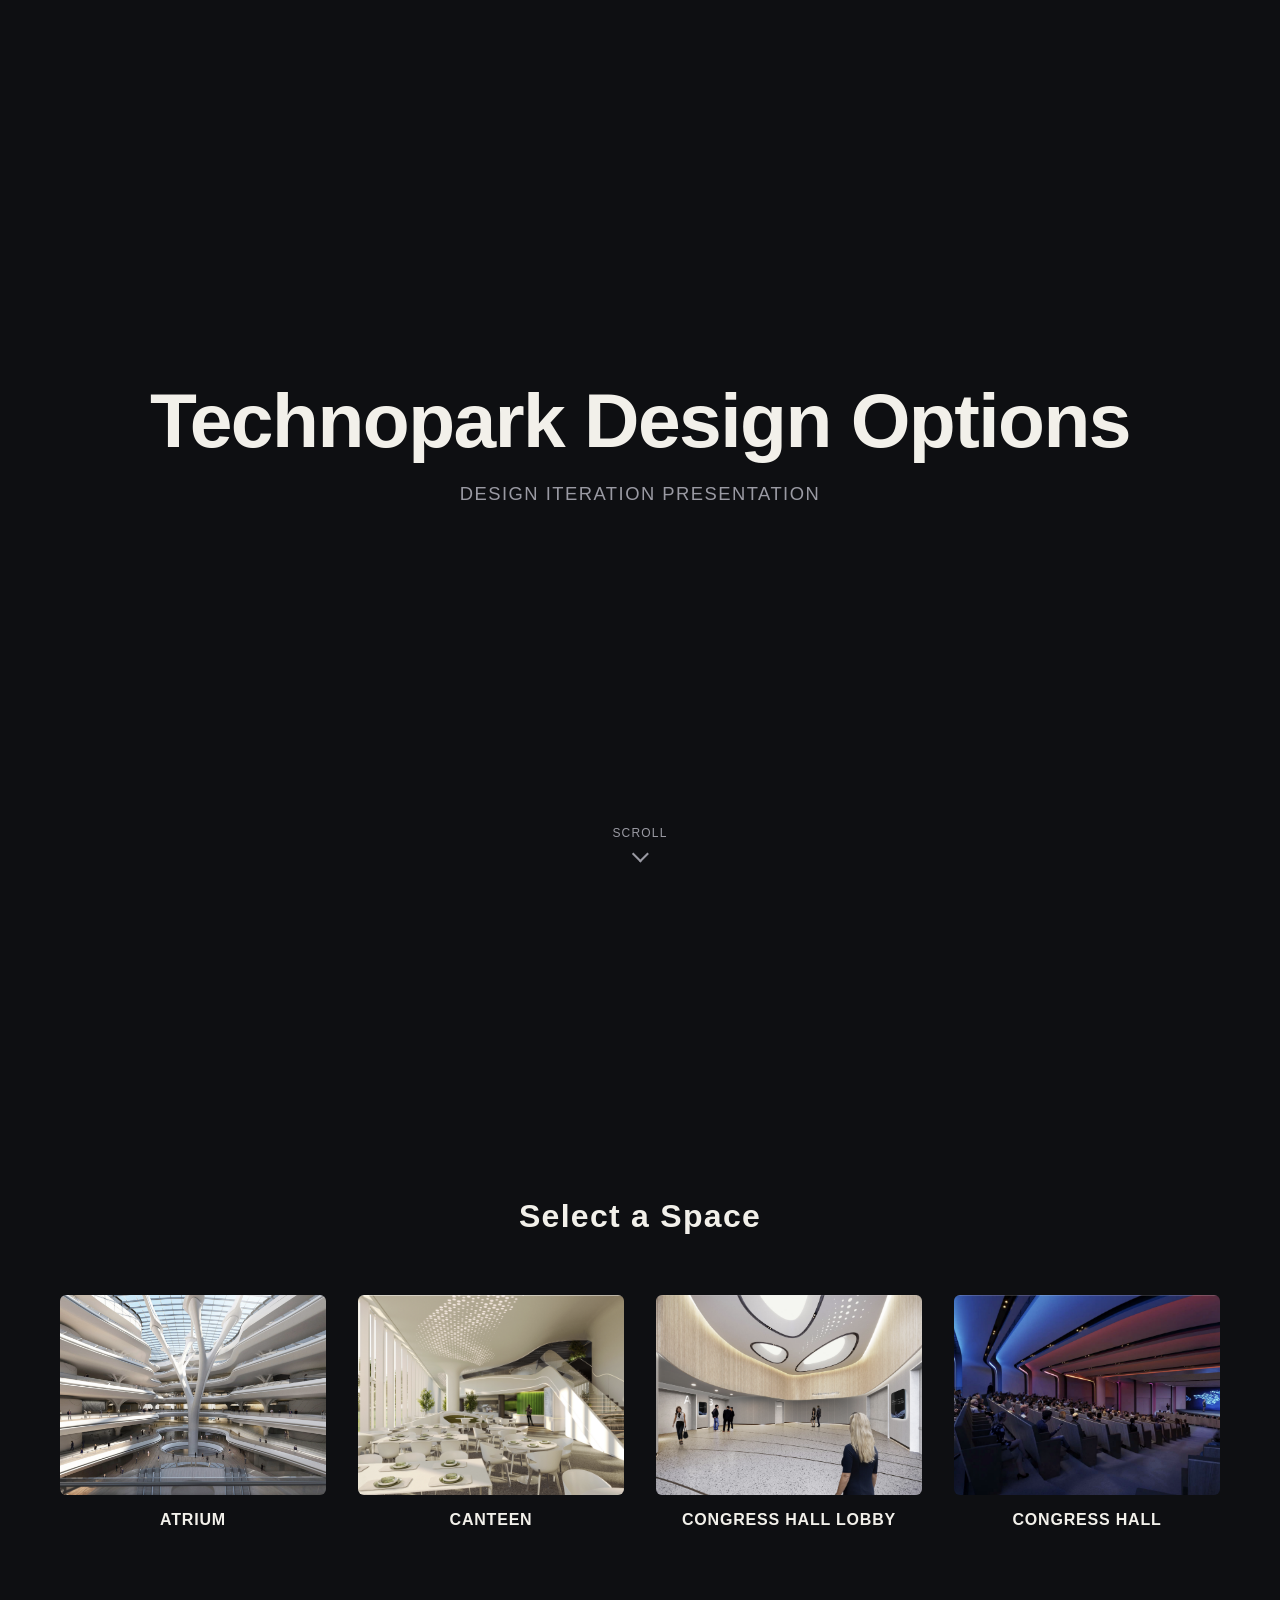
<file: index.html>
<!DOCTYPE html>
<html lang="en">
<head>
<meta charset="UTF-8" />
<meta name="viewport" content="width=device-width, initial-scale=1.0" />
<title>Technopark Design Options</title>
<link rel="stylesheet" href="css/style.css" />
</head>
<body>

<section class="cover slide">
  <h1>Technopark Design Options</h1>
  <p class="subtitle">Design Iteration Presentation</p>
  <a href="#menu" class="scroll-cue">
    <span>Scroll</span>
    <span class="arrow"></span>
  </a>
</section>

<section class="menu slide" id="menu">
  <h2>Select a Space</h2>
  <div class="menu-grid">

    <a class="menu-item" href="atrium.html">
      <div class="thumb"><img class="media-img" src="images/atrium-original.png" alt="Atrium" /></div>
      <span class="menu-label">Atrium</span>
    </a>

    <a class="menu-item" href="canteen.html">
      <div class="thumb"><img class="media-img" src="images/canteen-original.png" alt="Canteen" /></div>
      <span class="menu-label">Canteen</span>
    </a>

    <a class="menu-item" href="congress-hall-lobby.html">
      <div class="thumb"><img class="media-img" src="images/congress-hall-lobby-original.png" alt="Congress Hall Lobby" /></div>
      <span class="menu-label">Congress Hall Lobby</span>
    </a>

    <a class="menu-item" href="congress-hall.html">
      <div class="thumb"><img class="media-img" src="images/congress-hall-original.png" alt="Congress Hall" /></div>
      <span class="menu-label">Congress Hall</span>
    </a>

  </div>
</section>

<script src="js/script.js"></script>
</body>
</html>
</file>
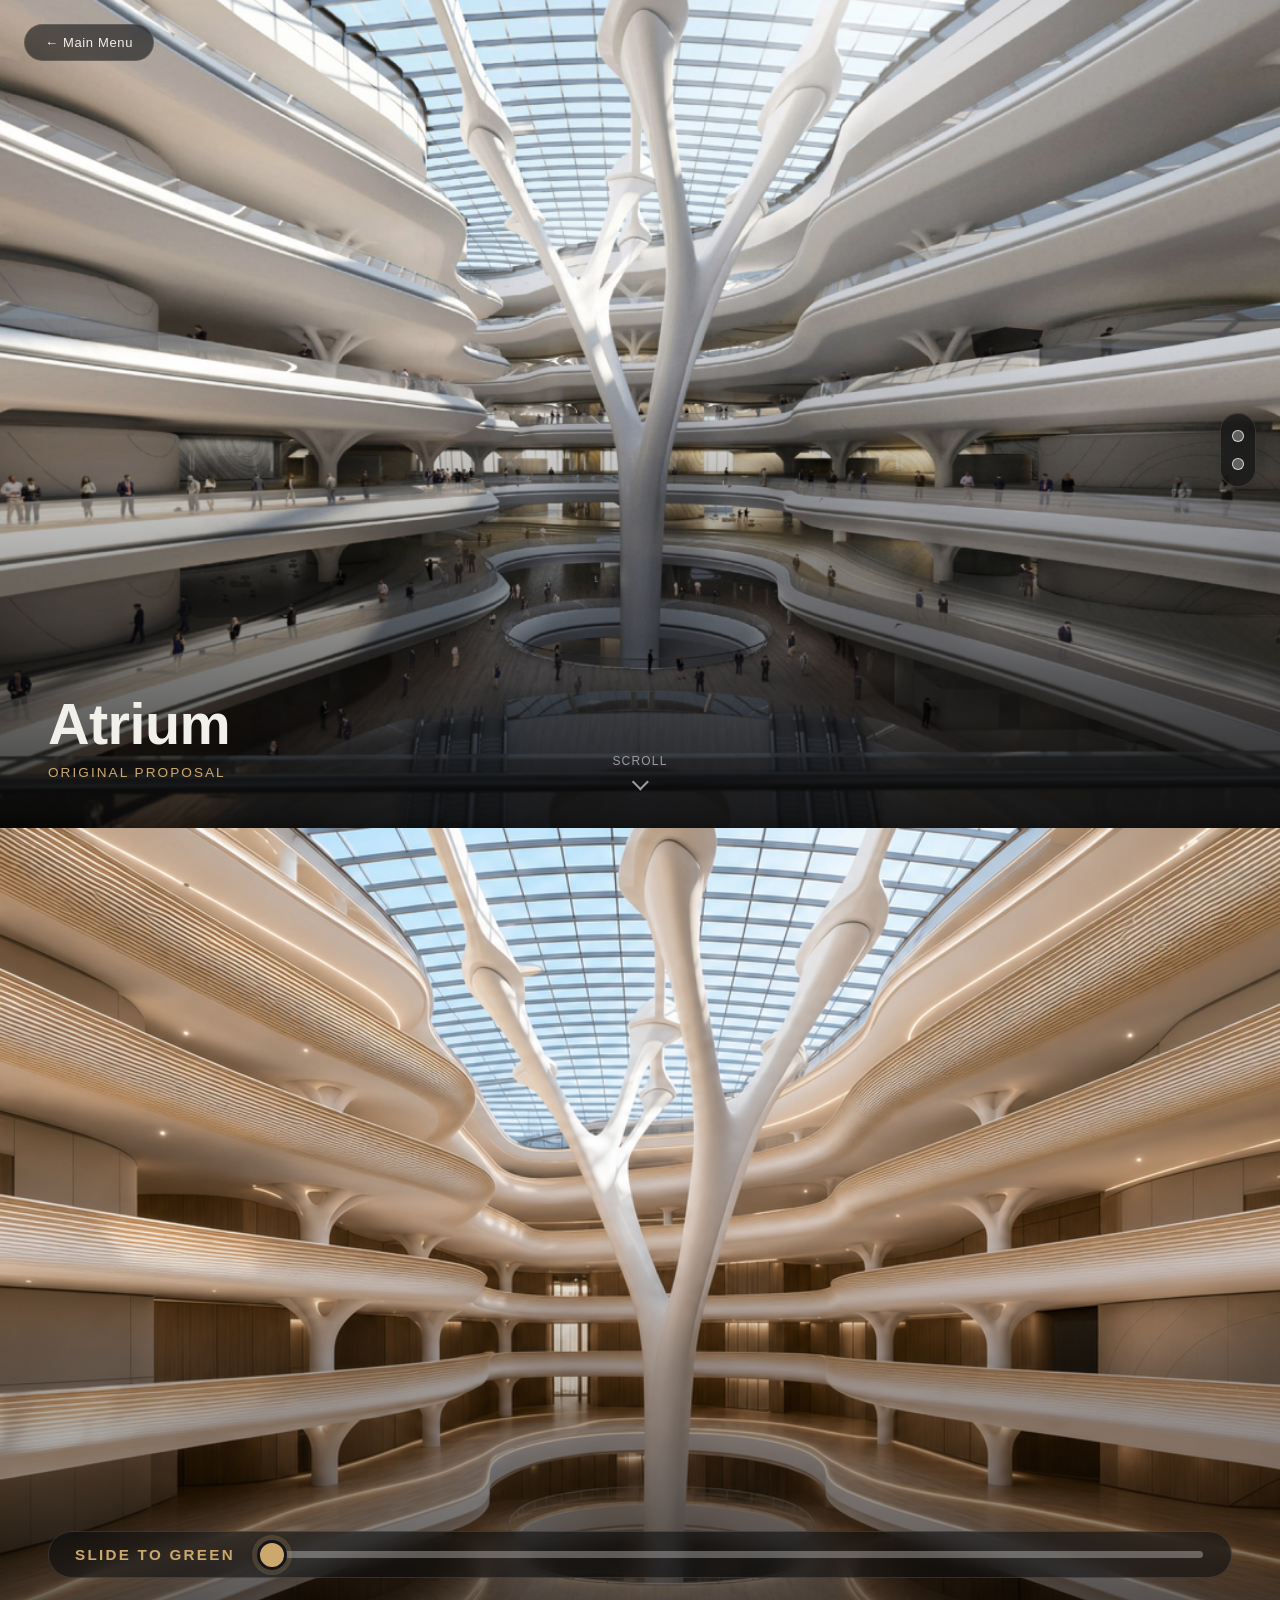
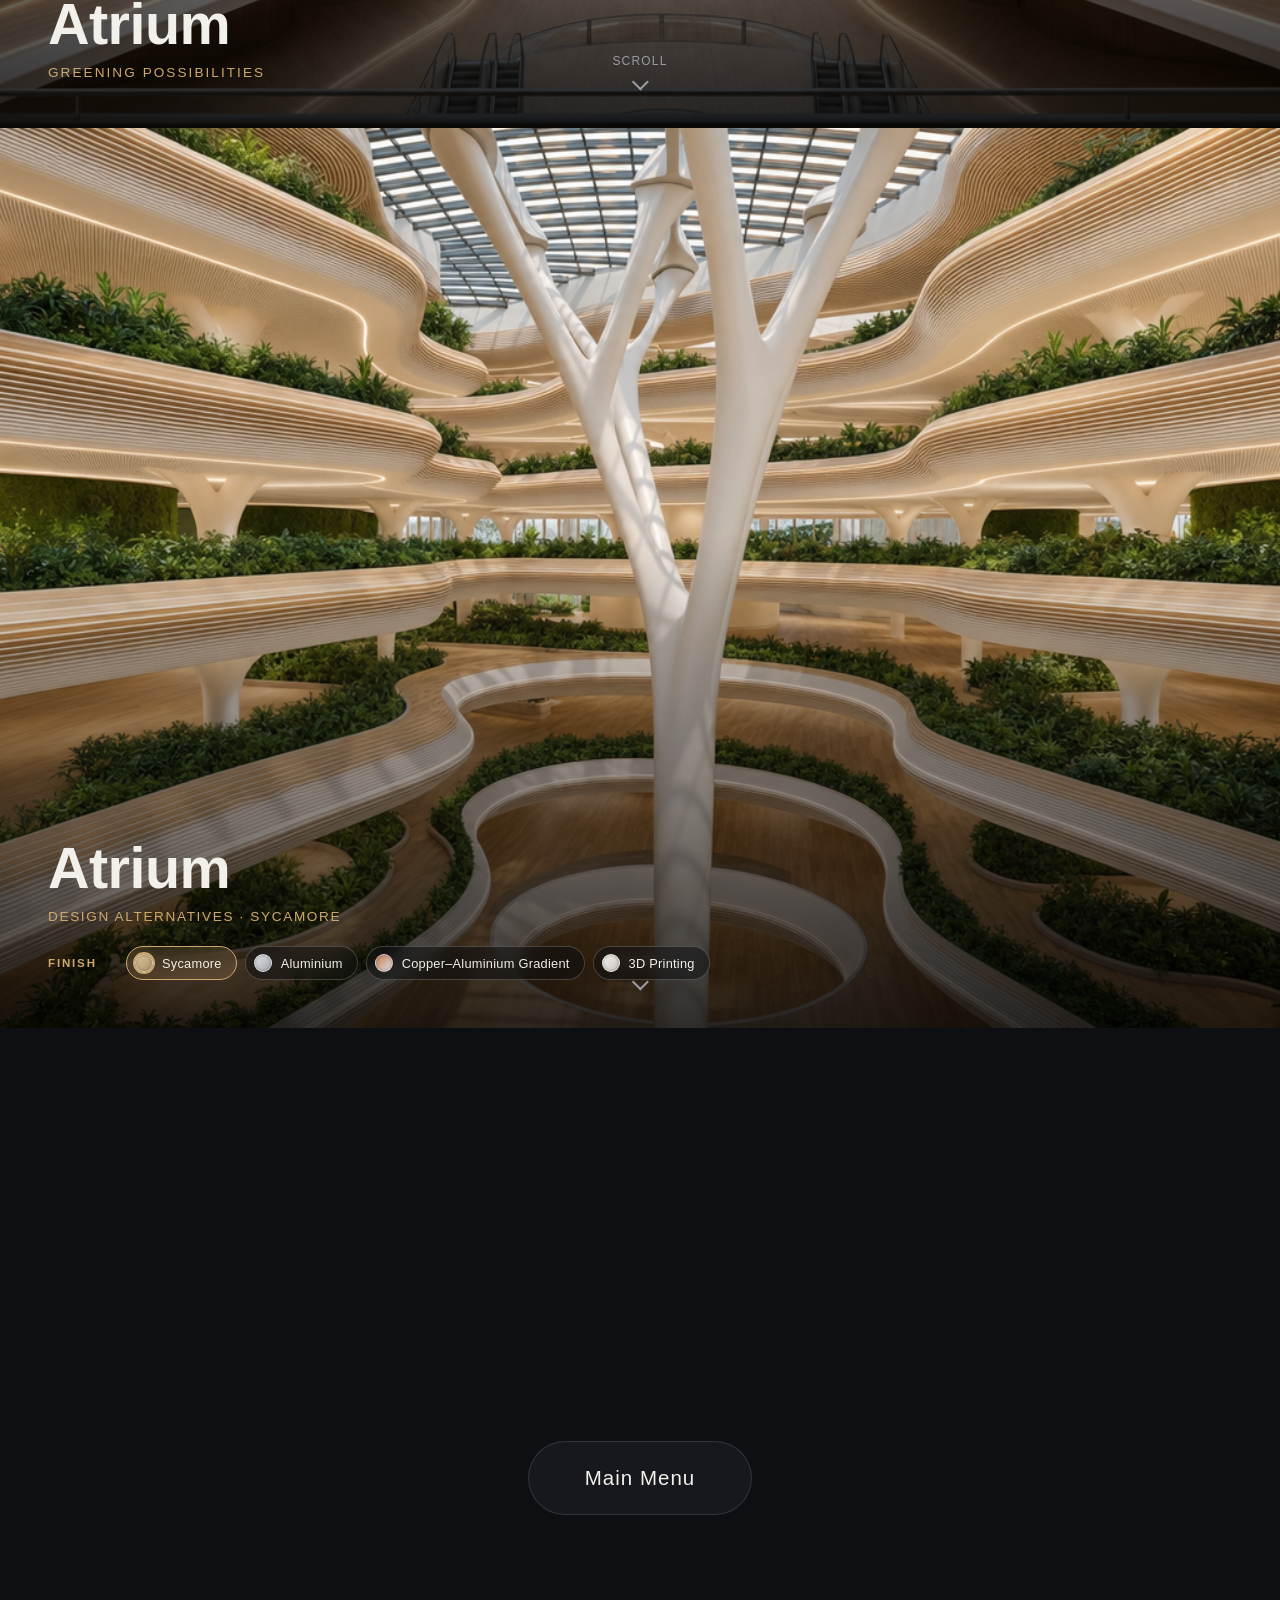
<file: atrium.html>
<!DOCTYPE html>
<html lang="en">
<head>
<meta charset="UTF-8" />
<meta name="viewport" content="width=device-width, initial-scale=1.0" />
<title>Atrium — Technopark Design Options</title>
<link rel="stylesheet" href="css/style.css" />
</head>
<body>

<a href="index.html#menu" class="back-btn">&larr; Main Menu</a>

<nav class="option-dots" aria-label="Design option navigation">
  <a href="#" class="dot" aria-label="Greening Possibilities"></a>
  <a href="#" class="dot" aria-label="Design Alternatives"></a>
</nav>

<section class="hero slide">
  <div class="hero-media"><img class="media-img" src="images/atrium-original.png" alt="Atrium — Original Proposal" /></div>
  <div class="hero-scrim"></div>
  <div class="hero-caption">
    <h1>Atrium</h1>
    <p>Original Proposal</p>
  </div>
  <a href="#" class="scroll-cue">
    <span>Scroll</span>
    <span class="arrow"></span>
  </a>
</section>

<section class="option-slide slide greening-slide">
  <div class="hero-media">
    <div class="greening-stack">
      <img class="media-img greening-img" src="images/atrium-greening/1.png" alt="Atrium — Design Option 1, greening stage 1" />
      <img class="media-img greening-img" src="images/atrium-greening/2.png" alt="Atrium — Design Option 1, greening stage 2" />
      <img class="media-img greening-img" src="images/atrium-greening/3.png" alt="Atrium — Design Option 1, greening stage 3" />
      <img class="media-img greening-img" src="images/atrium-greening/4.png" alt="Atrium — Design Option 1, greening stage 4" />
      <img class="media-img greening-img" src="images/atrium-greening/5.png" alt="Atrium — Design Option 1, greening stage 5" />
    </div>
  </div>
  <div class="hero-scrim"></div>
  <div class="hero-caption">
    <h1>Atrium</h1>
    <p>Greening Possibilities</p>
  </div>
  <div class="greening-control">
    <span class="greening-label">Slide to Green</span>
    <input type="range" class="greening-slider" min="0" max="1000" value="0" aria-label="Slide to see the Atrium progressively greened" />
  </div>
  <a href="#" class="scroll-cue">
    <span>Scroll</span>
    <span class="arrow"></span>
  </a>
</section>

<section class="option-slide slide config-slide">
  <div class="hero-media">
    <div class="config-stack">
      <img class="media-img config-img is-active" src="images/atrium-sycamore.png" data-material="sycamore" alt="Atrium — Sycamore finish" />
      <img class="media-img config-img" src="images/atrium-aluminium.png" data-material="aluminium" alt="Atrium — Aluminium finish" />
      <img class="media-img config-img" src="images/atrium-copper-aluminium.png" data-material="copper-aluminium" alt="Atrium — Copper–Aluminium Gradient finish" />
      <img class="media-img config-img" src="images/atrium-3d-printing.png" data-material="3d-printing" alt="Atrium — 3D Printing finish" />
    </div>
  </div>
  <div class="hero-scrim"></div>

  <div class="config-panel" data-selection-prefix="Design Alternatives &middot; ">
    <h1>Atrium</h1>
    <p class="config-selection">Design Alternatives &middot; Sycamore</p>

    <div class="config-group">
      <span class="config-group-label">Finish</span>
      <div class="config-swatches">
        <button type="button" class="swatch swatch--material is-active" data-material="sycamore">
          <span class="swatch-dot" style="--chip:linear-gradient(135deg,#d8c39a,#b2946a)"></span>
          <span class="swatch-name">Sycamore</span>
        </button>
        <button type="button" class="swatch swatch--material" data-material="aluminium">
          <span class="swatch-dot" style="--chip:linear-gradient(135deg,#dde0e4,#a6aab0)"></span>
          <span class="swatch-name">Aluminium</span>
        </button>
        <button type="button" class="swatch swatch--material" data-material="copper-aluminium">
          <span class="swatch-dot" style="--chip:linear-gradient(135deg,#c67b52,#dde0e4)"></span>
          <span class="swatch-name">Copper&ndash;Aluminium Gradient</span>
        </button>
        <button type="button" class="swatch swatch--material" data-material="3d-printing">
          <span class="swatch-dot" style="--chip:linear-gradient(135deg,#f2f0ea,#c9c5bc)"></span>
          <span class="swatch-name">3D Printing</span>
        </button>
      </div>
    </div>
  </div>

  <a href="#" class="scroll-cue">
    <span>Scroll</span>
    <span class="arrow"></span>
  </a>
</section>

<section class="closing slide">
  <a href="index.html#menu" class="menu-return-btn">Main Menu</a>
</section>

<script src="js/script.js"></script>
</body>
</html>
</file>
<file: css/style.css>
:root {
  --bg: #0e0f12;
  --bg-alt: #16181d;
  --text: #f2f0ea;
  --text-dim: #9a9aa3;
  --accent: #cda86e;
  --border: rgba(255, 255, 255, 0.12);
}

* {
  box-sizing: border-box;
}

html {
  scroll-behavior: smooth;
  scroll-snap-type: y mandatory;
}

body {
  margin: 0;
  background: var(--bg);
  color: var(--text);
  font-family: -apple-system, BlinkMacSystemFont, "Segoe UI", Helvetica, Arial, sans-serif;
  -webkit-font-smoothing: antialiased;
}

/* ---------- Slides (presentation-style scroll-snap) ---------- */
.slide {
  scroll-snap-align: start;
  scroll-snap-stop: always;
}

a {
  color: inherit;
}

/* ---------- Placeholder media block ---------- */
.placeholder {
  width: 100%;
  height: 100%;
  display: flex;
  align-items: center;
  justify-content: center;
  text-align: center;
  padding: 20px;
  background: repeating-linear-gradient(
    45deg,
    #1c1e24,
    #1c1e24 10px,
    #22252c 10px,
    #22252c 20px
  );
  border: 1px dashed var(--border);
  color: var(--text-dim);
  font-size: 13px;
  letter-spacing: 0.06em;
  text-transform: uppercase;
  line-height: 1.6;
}

/* ---------- Fade-in on scroll ---------- */
.fade-in {
  opacity: 0;
  transform: translateY(24px);
  transition: opacity 0.7s ease, transform 0.7s ease;
}
.fade-in.visible {
  opacity: 1;
  transform: none;
}

/* ---------- Cover ---------- */
.cover {
  height: 100vh;
  display: flex;
  flex-direction: column;
  align-items: center;
  justify-content: center;
  text-align: center;
  position: relative;
  padding: 0 24px;
}

.cover h1 {
  font-size: clamp(2.2rem, 6vw, 5rem);
  font-weight: 700;
  letter-spacing: -0.02em;
  margin: 0;
}

.cover .subtitle {
  margin-top: 18px;
  color: var(--text-dim);
  font-size: clamp(0.9rem, 1.6vw, 1.15rem);
  letter-spacing: 0.08em;
  text-transform: uppercase;
}

.scroll-cue {
  position: absolute;
  bottom: 40px;
  left: 50%;
  transform: translateX(-50%);
  text-decoration: none;
  display: flex;
  flex-direction: column;
  align-items: center;
  gap: 8px;
  color: var(--text-dim);
  font-size: 12px;
  letter-spacing: 0.1em;
  text-transform: uppercase;
}

.scroll-cue .arrow {
  width: 12px;
  height: 12px;
  border-right: 2px solid var(--text-dim);
  border-bottom: 2px solid var(--text-dim);
  transform: rotate(45deg);
  animation: bounce 1.8s infinite;
}

@keyframes bounce {
  0%, 100% { transform: rotate(45deg) translate(0, 0); }
  50% { transform: rotate(45deg) translate(6px, 6px); }
}

/* ---------- Menu ---------- */
.menu {
  min-height: 100vh;
  display: flex;
  flex-direction: column;
  justify-content: center;
  padding: 40px 60px;
  max-width: 1400px;
  margin: 0 auto;
}

.menu h2 {
  text-align: center;
  font-size: clamp(1.4rem, 3vw, 2rem);
  font-weight: 600;
  letter-spacing: 0.04em;
  margin-bottom: 60px;
}

.menu-grid {
  display: grid;
  grid-template-columns: repeat(4, minmax(0, 1fr));
  gap: 32px;
}

.menu-item {
  text-decoration: none;
  color: var(--text);
  display: flex;
  flex-direction: column;
  gap: 16px;
}

.menu-item .thumb {
  aspect-ratio: 4 / 3;
  border-radius: 6px;
  overflow: hidden;
  transition: transform 0.35s ease, border-color 0.35s ease;
}

.media-img {
  width: 100%;
  height: 100%;
  object-fit: cover;
  display: block;
}

.menu-item:hover .thumb {
  transform: scale(1.03);
  border-color: var(--accent);
}

.menu-label {
  text-align: center;
  font-size: 1rem;
  font-weight: 600;
  letter-spacing: 0.05em;
  text-transform: uppercase;
}

@media (max-width: 900px) {
  .menu-grid { grid-template-columns: repeat(2, minmax(0, 1fr)); gap: 20px; }
  .menu { padding: 32px 24px; }
  .menu h2 { margin-bottom: 32px; }
}

/* ---------- Back button (space pages) ---------- */
.back-btn {
  position: fixed;
  top: 24px;
  left: 24px;
  z-index: 100;
  text-decoration: none;
  background: rgba(14, 15, 18, 0.6);
  backdrop-filter: blur(8px);
  border: 1px solid var(--border);
  color: var(--text);
  padding: 10px 20px;
  border-radius: 999px;
  font-size: 13px;
  letter-spacing: 0.05em;
  transition: background 0.25s ease, color 0.25s ease;
}

.back-btn:hover {
  background: var(--accent);
  color: #14151a;
}

/* ---------- Design option dot navigation ---------- */
.option-dots {
  position: fixed;
  right: 24px;
  top: 50%;
  transform: translateY(-50%);
  z-index: 100;
  display: flex;
  flex-direction: column;
  align-items: center;
  gap: 16px;
  padding: 16px 11px;
  background: rgba(14, 15, 18, 0.6);
  backdrop-filter: blur(8px);
  border: 1px solid var(--border);
  border-radius: 999px;
}

.option-dots .dot {
  width: 12px;
  height: 12px;
  border-radius: 50%;
  background: rgba(255, 255, 255, 0.3);
  border: 1.5px solid rgba(255, 255, 255, 0.75);
  cursor: pointer;
  padding: 0;
  transition: background 0.25s ease, border-color 0.25s ease, transform 0.25s ease, box-shadow 0.25s ease;
}

.option-dots .dot:hover {
  border-color: var(--accent);
  background: rgba(255, 255, 255, 0.5);
  transform: scale(1.2);
}

.option-dots .dot.active {
  background: var(--accent);
  border-color: #fff;
  box-shadow: 0 0 0 3px rgba(255, 255, 255, 0.2);
  transform: scale(1.25);
}

@media (max-width: 700px) {
  .option-dots { right: 12px; gap: 12px; padding: 12px 8px; }
  .option-dots .dot { width: 10px; height: 10px; }
}

/* ---------- Hero + design option slides (full-bleed image treatment) ---------- */
.hero,
.option-slide {
  position: relative;
  overflow: hidden;
}

.hero {
  height: 92vh;
}

.option-slide {
  min-height: 100vh;
}

.hero-media {
  position: absolute;
  inset: 0;
}

.hero-scrim {
  position: absolute;
  inset: 0;
  background: linear-gradient(to top, rgba(0, 0, 0, 0.8), rgba(0, 0, 0, 0) 55%);
  pointer-events: none;
}

.hero-caption {
  position: absolute;
  left: 48px;
  bottom: 48px;
  z-index: 2;
}

.hero-caption h1 {
  margin: 0;
  font-size: clamp(2rem, 5vw, 3.6rem);
  font-weight: 700;
  letter-spacing: -0.01em;
}

.hero-caption p {
  margin: 8px 0 0;
  color: var(--accent);
  letter-spacing: 0.15em;
  text-transform: uppercase;
  font-size: 0.85rem;
}

@media (max-width: 860px) {
  .hero-caption { left: 24px; bottom: 32px; }
}

/* ---------- Greening slider (Atrium, Design Option 1) ---------- */
.greening-stack {
  position: relative;
  width: 100%;
  height: 100%;
}

.greening-img {
  position: absolute;
  inset: 0;
  opacity: 0;
}

.greening-control {
  position: absolute;
  left: 48px;
  right: 48px;
  bottom: 150px;
  z-index: 3;
  display: flex;
  align-items: center;
  gap: 20px;
  padding: 14px 26px;
  background: rgba(14, 15, 18, 0.6);
  backdrop-filter: blur(8px);
  border: 1px solid var(--border);
  border-radius: 999px;
}

.greening-label {
  flex-shrink: 0;
  color: var(--accent);
  font-size: 0.95rem;
  font-weight: 600;
  letter-spacing: 0.15em;
  text-transform: uppercase;
}

.greening-slider {
  flex: 1;
  -webkit-appearance: none;
  appearance: none;
  height: 7px;
  border-radius: 999px;
  background: rgba(255, 255, 255, 0.3);
  outline: none;
  cursor: pointer;
}

.greening-slider::-webkit-slider-thumb {
  -webkit-appearance: none;
  appearance: none;
  width: 30px;
  height: 30px;
  border-radius: 50%;
  background: var(--accent);
  border: 3px solid #14151a;
  box-shadow: 0 0 0 5px rgba(205, 168, 110, 0.2), 0 2px 8px rgba(0, 0, 0, 0.4);
  cursor: pointer;
  transition: transform 0.15s ease;
}

.greening-slider::-webkit-slider-thumb:hover {
  transform: scale(1.12);
}

.greening-slider::-moz-range-thumb {
  width: 30px;
  height: 30px;
  border-radius: 50%;
  background: var(--accent);
  border: 3px solid #14151a;
  box-shadow: 0 0 0 5px rgba(205, 168, 110, 0.2), 0 2px 8px rgba(0, 0, 0, 0.4);
  cursor: pointer;
  transition: transform 0.15s ease;
}

.greening-slider::-moz-range-thumb:hover {
  transform: scale(1.12);
}

.greening-slider::-moz-range-track {
  height: 7px;
  border-radius: 999px;
  background: rgba(255, 255, 255, 0.3);
}

@media (max-width: 860px) {
  .greening-control { left: 24px; right: 24px; bottom: 120px; padding: 12px 18px; gap: 12px; }
}

/* ---------- Material / seating configurator (Congress Hall) ---------- */
.config-stack {
  position: relative;
  width: 100%;
  height: 100%;
}

.config-img {
  position: absolute;
  inset: 0;
  opacity: 0;
  transition: opacity 1.2s ease-in-out;
}

.config-img.is-active {
  opacity: 1;
}

.config-panel {
  position: absolute;
  left: 48px;
  bottom: 48px;
  z-index: 2;
  max-width: min(680px, calc(100% - 96px));
}

.config-panel h1 {
  margin: 0;
  font-size: clamp(2rem, 5vw, 3.6rem);
  font-weight: 700;
  letter-spacing: -0.01em;
}

.config-selection {
  margin: 8px 0 22px;
  color: var(--accent);
  letter-spacing: 0.12em;
  text-transform: uppercase;
  font-size: 0.85rem;
}

.config-group {
  display: flex;
  align-items: center;
  gap: 14px;
  margin-top: 12px;
}

.config-group-label {
  width: 64px;
  flex-shrink: 0;
  font-size: 0.72rem;
  font-weight: 600;
  letter-spacing: 0.16em;
  text-transform: uppercase;
  color: var(--accent);
}

.config-swatches {
  display: flex;
  flex-wrap: wrap;
  gap: 8px;
}

.swatch {
  display: inline-flex;
  align-items: center;
  gap: 9px;
  padding: 7px 14px 7px 8px;
  border-radius: 999px;
  background: rgba(14, 15, 18, 0.55);
  backdrop-filter: blur(8px);
  border: 1.5px solid rgba(255, 255, 255, 0.2);
  color: var(--text);
  font-size: 0.8rem;
  letter-spacing: 0.02em;
  cursor: pointer;
  transition: border-color 0.2s ease, background 0.2s ease, transform 0.2s ease;
}

.swatch:hover {
  border-color: rgba(255, 255, 255, 0.55);
  transform: translateY(-1px);
}

.swatch.is-active {
  border-color: var(--accent);
  background: rgba(205, 168, 110, 0.18);
}

.swatch-dot {
  width: 18px;
  height: 18px;
  border-radius: 50%;
  background: var(--chip);
  border: 1px solid rgba(255, 255, 255, 0.4);
  box-shadow: inset 0 0 3px rgba(0, 0, 0, 0.35);
  flex-shrink: 0;
}

.swatch.is-active .swatch-dot {
  box-shadow: 0 0 0 2px var(--accent), inset 0 0 3px rgba(0, 0, 0, 0.35);
}

.swatch-soon {
  font-size: 0.58rem;
  text-transform: uppercase;
  letter-spacing: 0.1em;
  color: var(--text-dim);
  border: 1px solid var(--border);
  border-radius: 999px;
  padding: 1px 6px;
}

@media (max-width: 700px) {
  .config-panel { left: 16px; right: 16px; bottom: 20px; max-width: none; }
  .config-panel h1 { font-size: clamp(1.6rem, 8vw, 2.2rem); }
  .config-selection { margin-bottom: 16px; }
  .config-group { flex-direction: column; align-items: flex-start; gap: 7px; }
  .config-group-label { width: auto; }
  /* Panel fills the lower screen on mobile; the centered scroll cue would
     otherwise bleed through the gaps between swatches. */
  .config-slide .scroll-cue { display: none; }
}

/* ---------- Closing slide (return to menu) ---------- */
.closing {
  min-height: 100vh;
  display: flex;
  align-items: center;
  justify-content: center;
}

.menu-return-btn {
  text-decoration: none;
  color: var(--text);
  border: 1px solid var(--border);
  background: var(--bg-alt);
  padding: 24px 56px;
  border-radius: 999px;
  font-size: clamp(1rem, 1.6vw, 1.3rem);
  letter-spacing: 0.05em;
  transition: background 0.25s ease, color 0.25s ease, transform 0.25s ease;
}

.menu-return-btn:hover {
  background: var(--accent);
  color: #14151a;
  transform: scale(1.04);
}
</file>
